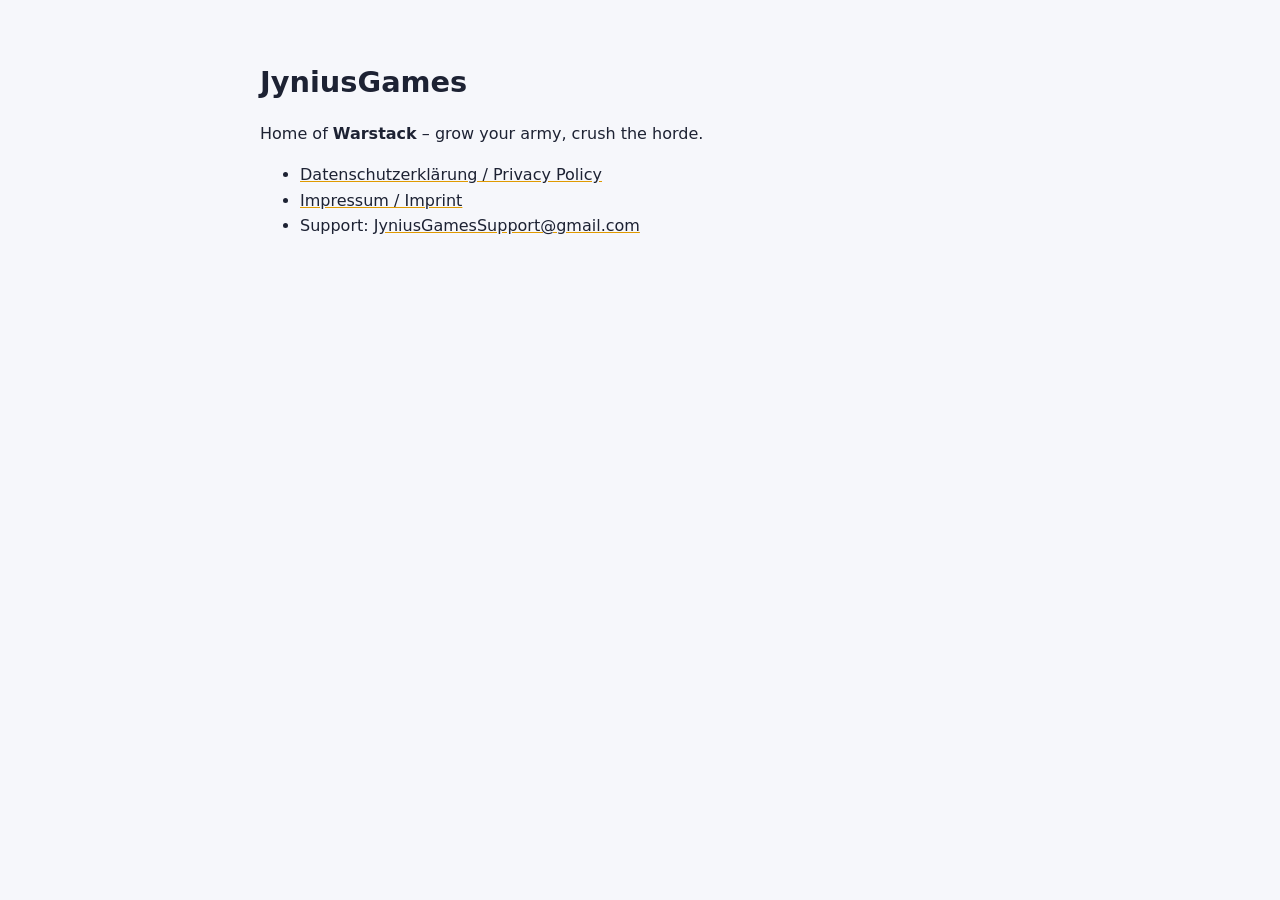
<file: index.html>
<!doctype html>
<html lang="en">
<head>
<meta charset="utf-8">
<meta name="viewport" content="width=device-width, initial-scale=1">
<title>JyniusGames</title>
<link rel="stylesheet" href="style.css">
</head>
<body>
<main>
<h1>JyniusGames</h1>
<p>Home of <strong>Warstack</strong> – grow your army, crush the horde.</p>
<ul>
  <li><a href="privacy.html">Datenschutzerklärung / Privacy Policy</a></li>
  <li><a href="imprint.html">Impressum / Imprint</a></li>
  <li>Support: <a href="mailto:JyniusGamesSupport@gmail.com">JyniusGamesSupport@gmail.com</a></li>
</ul>
</main>
</body>
</html>
</file>
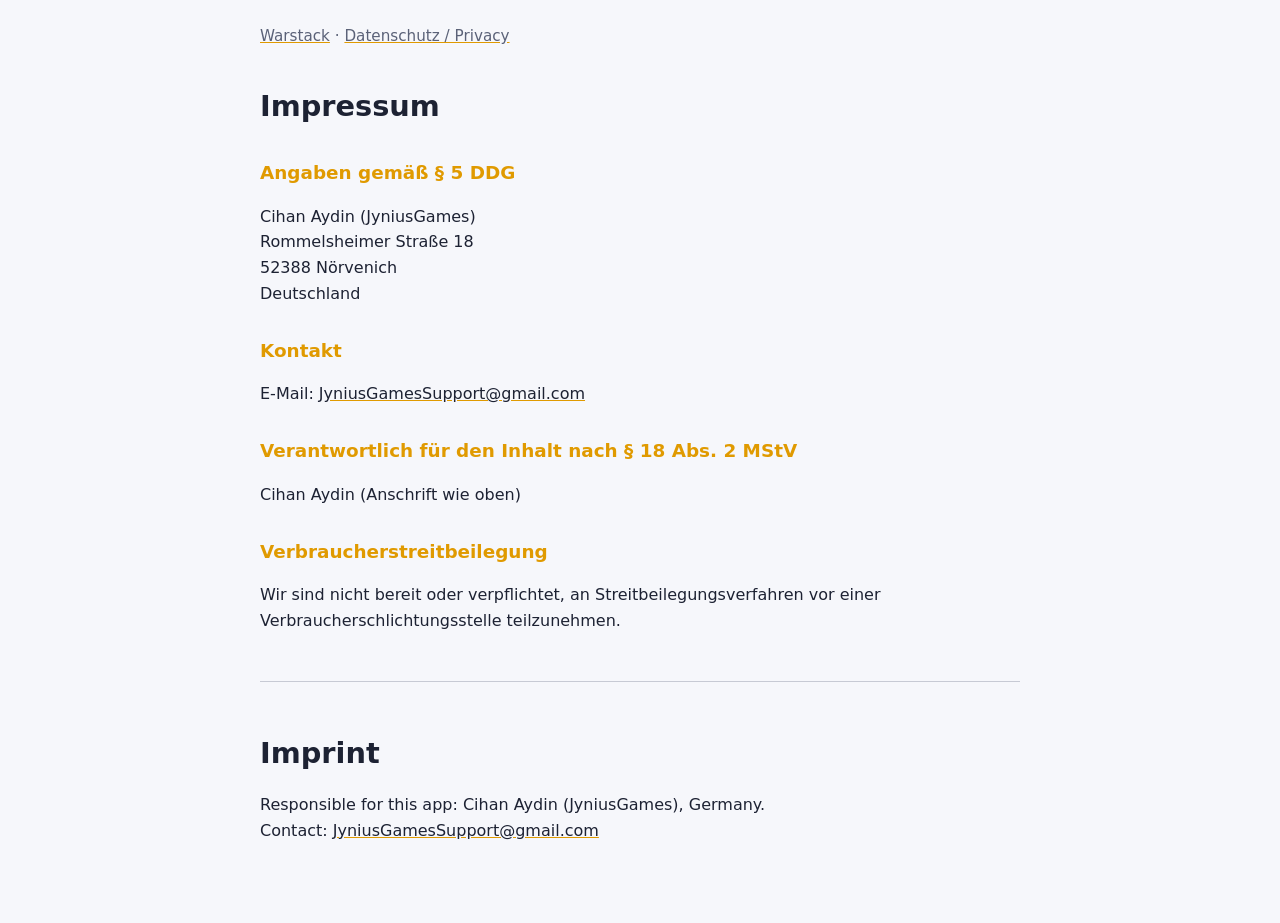
<file: imprint.html>
<!doctype html>
<html lang="de">
<head>
<meta charset="utf-8">
<meta name="viewport" content="width=device-width, initial-scale=1">
<title>Warstack – Impressum / Imprint</title>
<link rel="stylesheet" href="style.css">
</head>
<body>
<main>
<nav><a href="index.html">Warstack</a> · <a href="privacy.html">Datenschutz / Privacy</a></nav>

<h1>Impressum</h1>
<h2>Angaben gemäß § 5 DDG</h2>
<p>Cihan Aydin (JyniusGames)<br>
Rommelsheimer Straße 18<br>
52388 Nörvenich<br>
Deutschland
</p>

<h2>Kontakt</h2>
<p>E-Mail: <a href="mailto:JyniusGamesSupport@gmail.com">JyniusGamesSupport@gmail.com</a></p>
<!-- TODO: zweiten schnellen Kontaktweg ergänzen (Telefon oder Kontaktformular). -->

<h2>Verantwortlich für den Inhalt nach § 18 Abs. 2 MStV</h2>
<p>Cihan Aydin (Anschrift wie oben)</p>

<h2>Verbraucherstreitbeilegung</h2>
<p>Wir sind nicht bereit oder verpflichtet, an Streitbeilegungsverfahren vor einer Verbraucherschlichtungsstelle teilzunehmen.</p>

<hr>
<h1 lang="en">Imprint</h1>
<p lang="en">Responsible for this app: Cihan Aydin (JyniusGames), Germany.<br>
Contact: <a href="mailto:JyniusGamesSupport@gmail.com">JyniusGamesSupport@gmail.com</a></p>
</main>
</body>
</html>
</file>
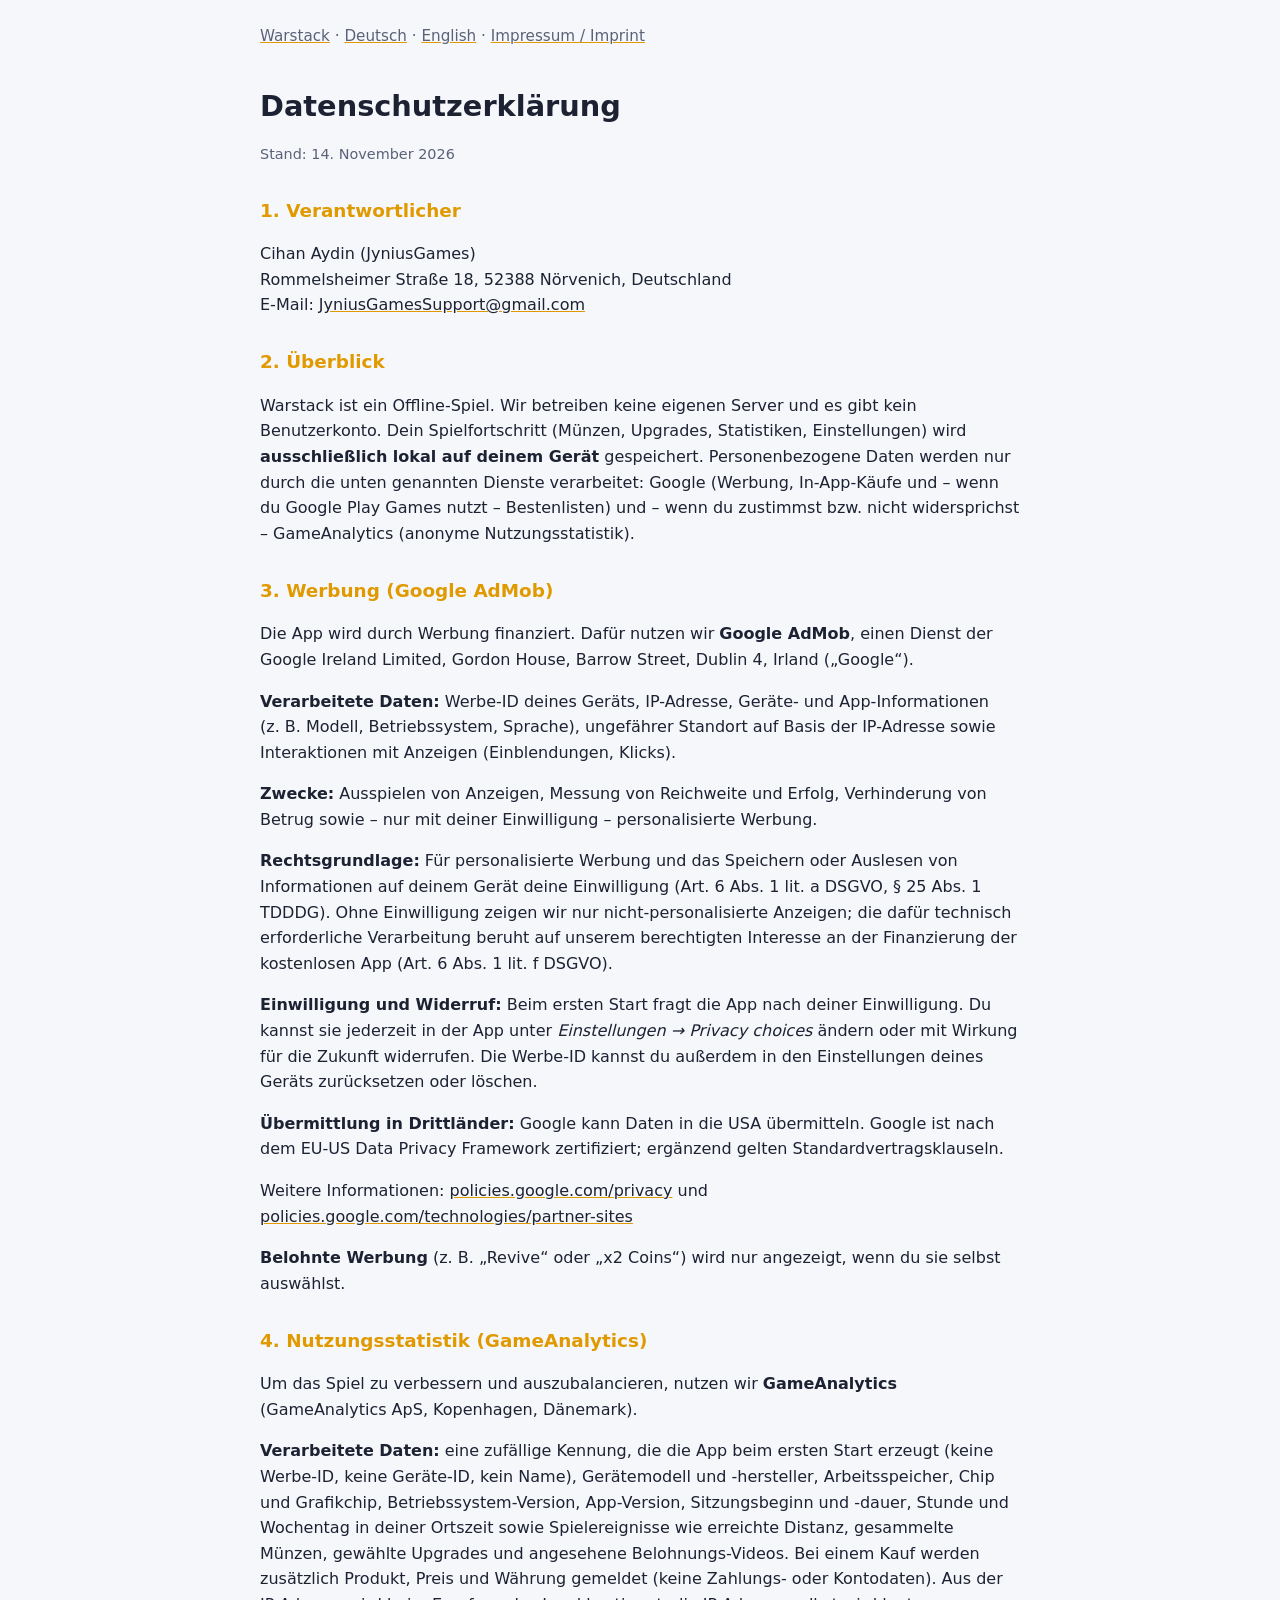
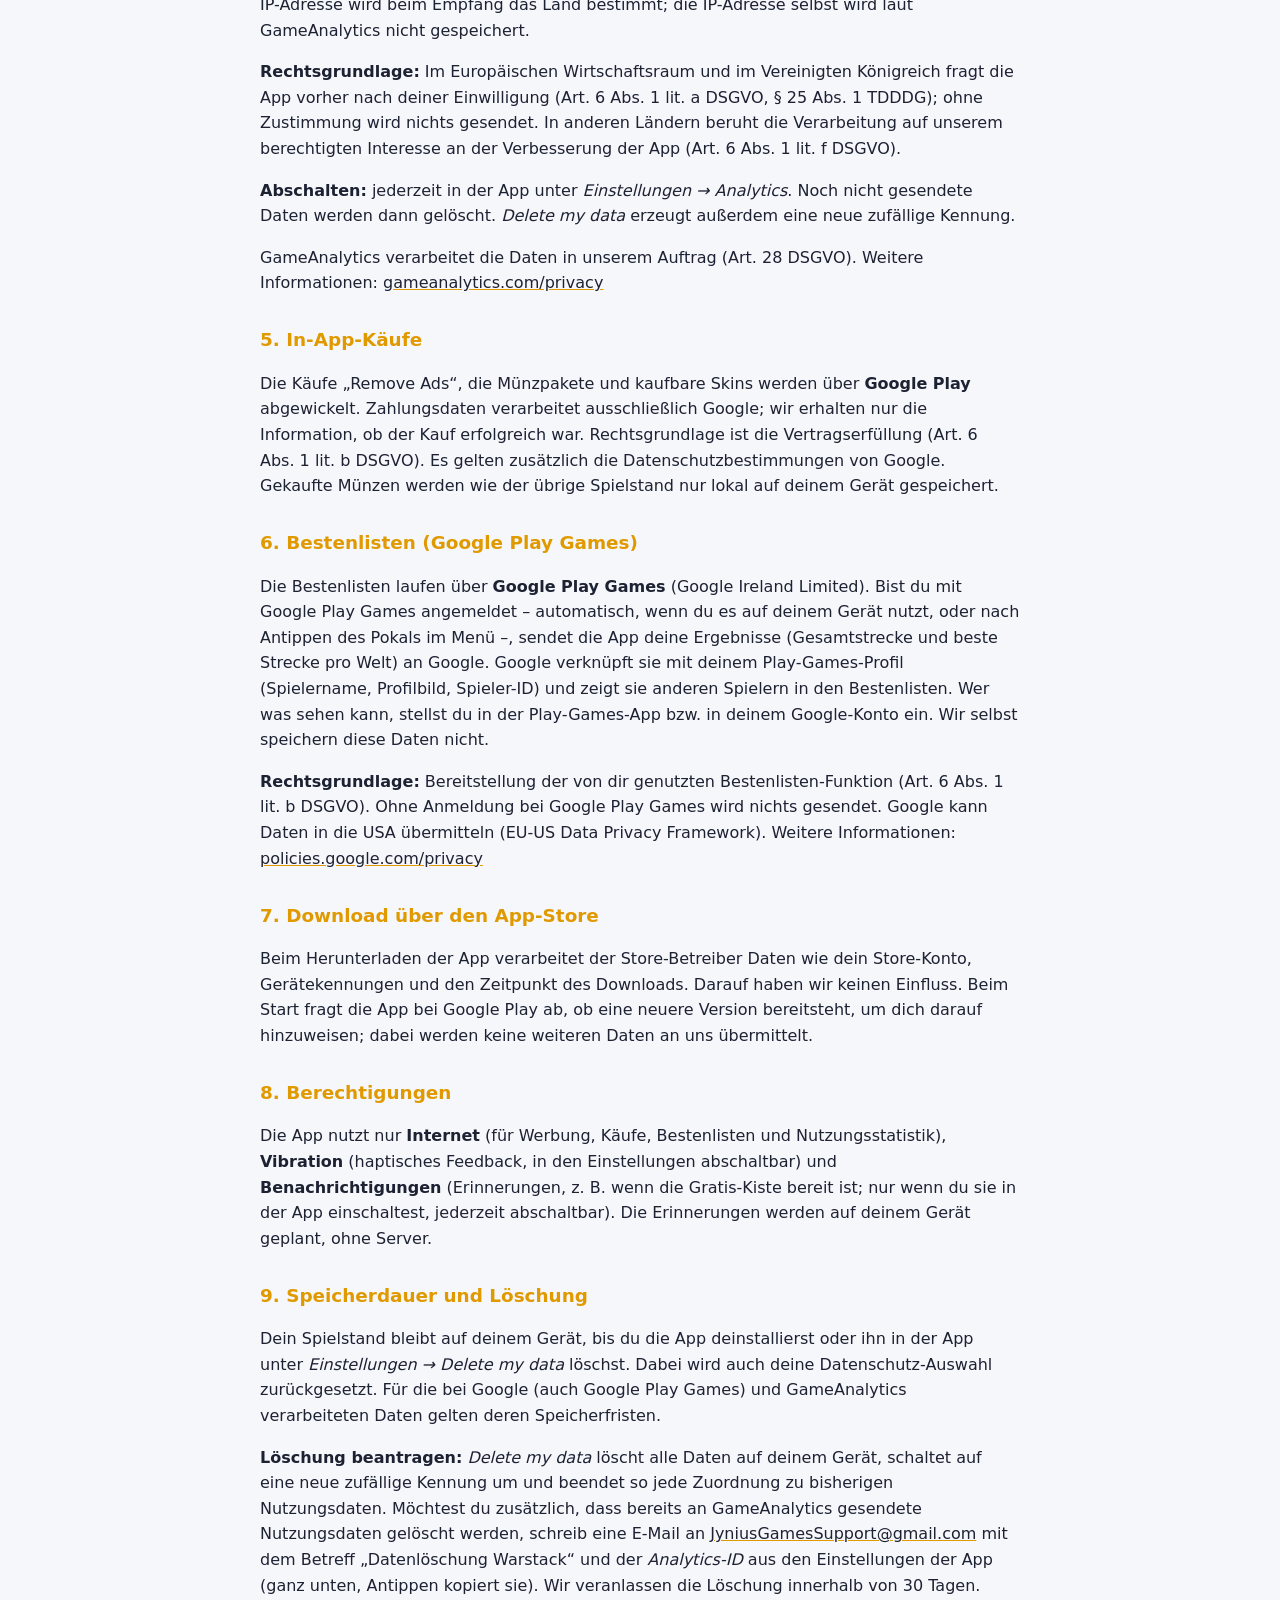
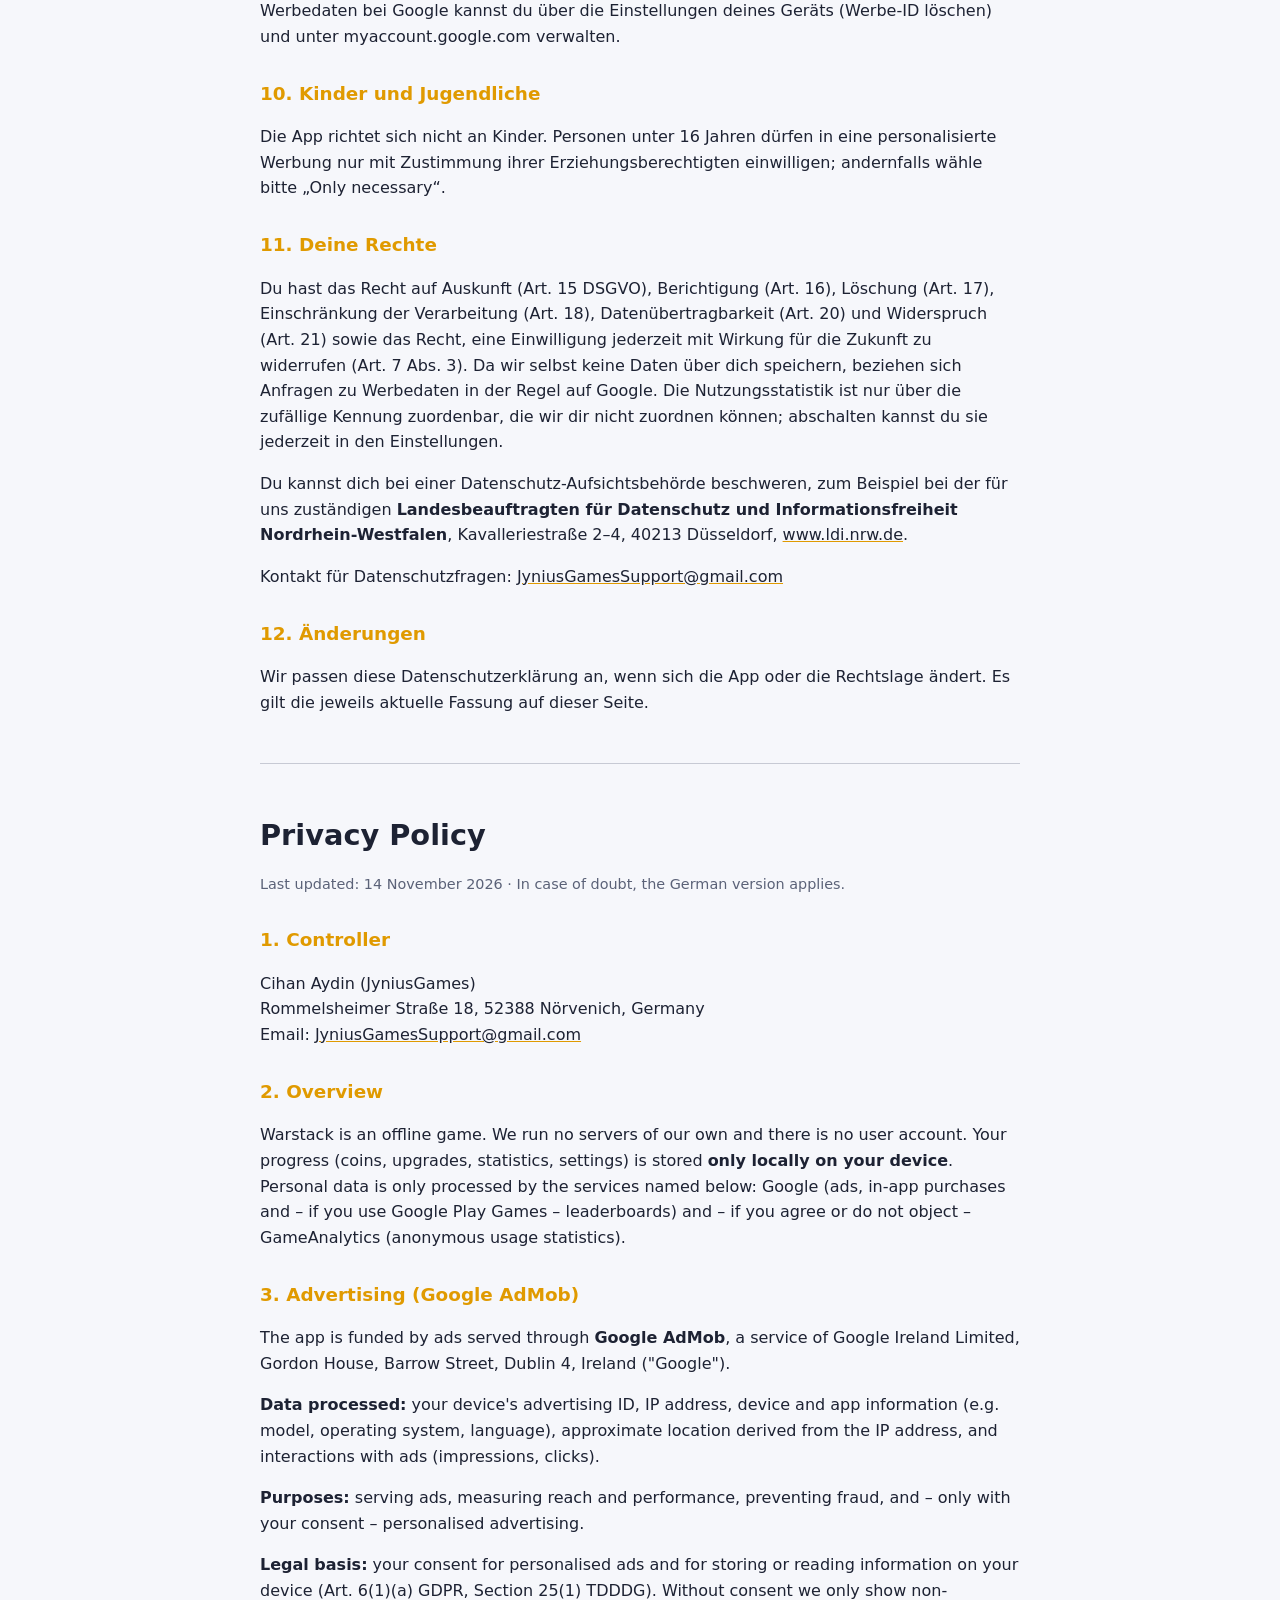
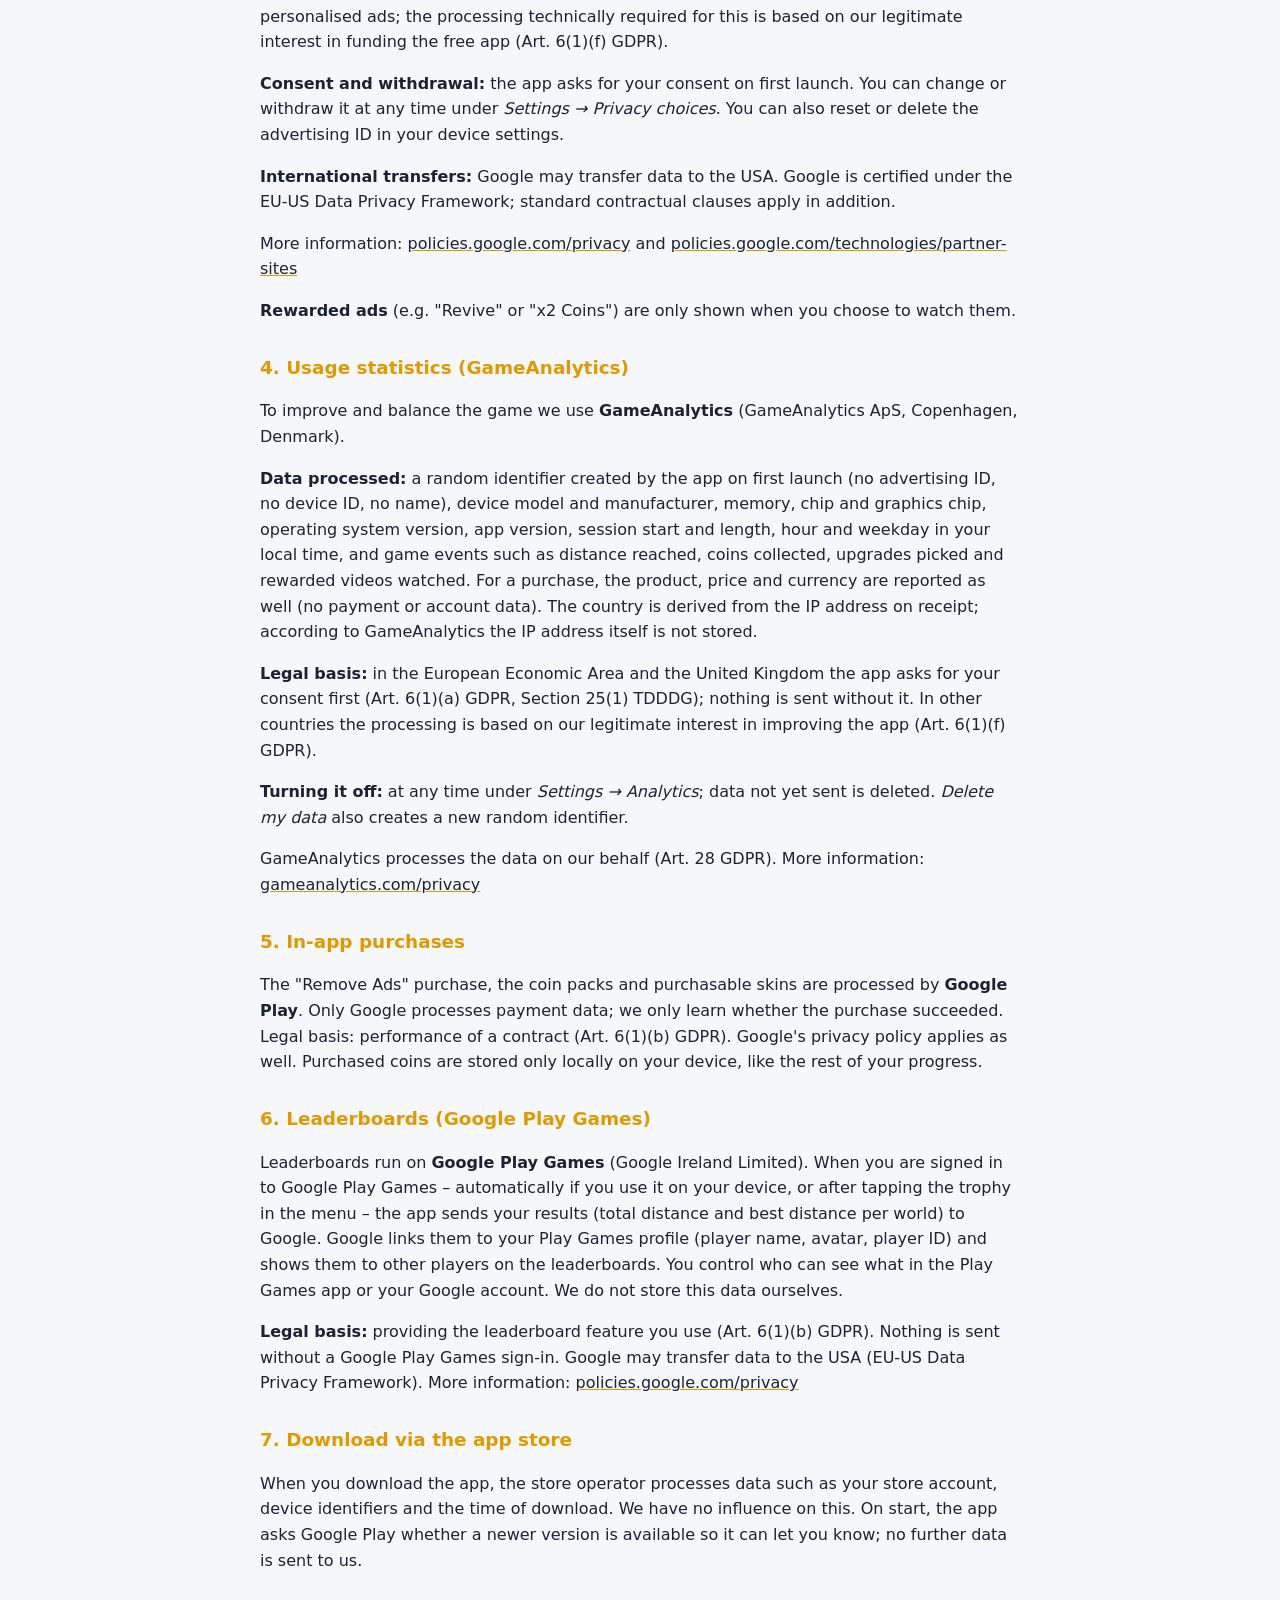
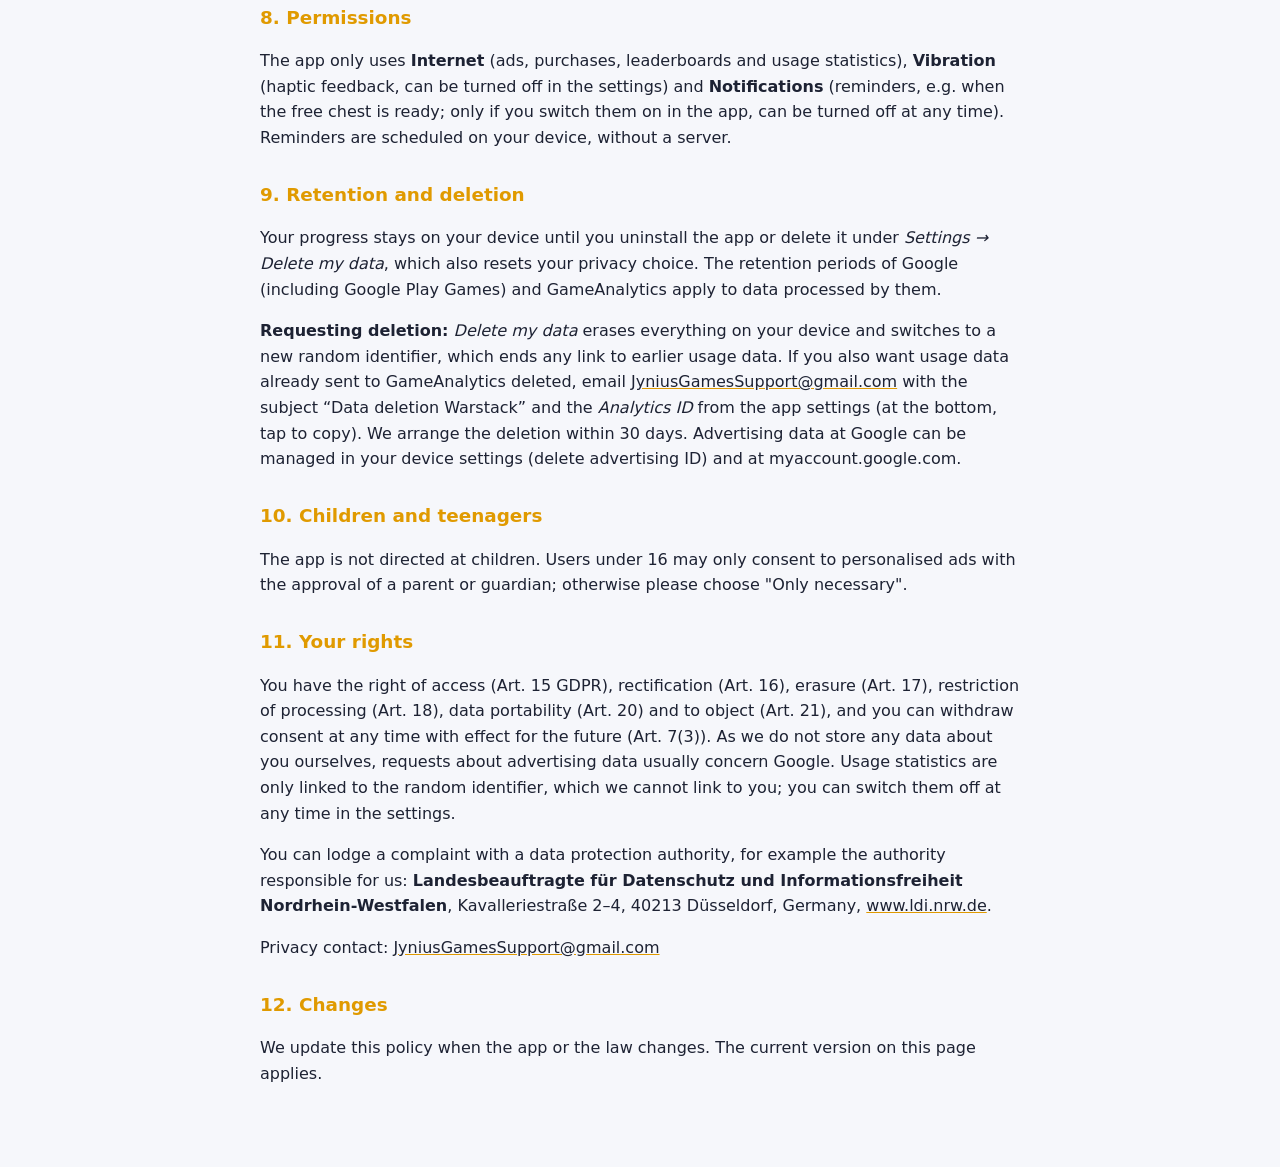
<file: privacy.html>
<!doctype html>
<html lang="de">
<head>
<meta charset="utf-8">
<meta name="viewport" content="width=device-width, initial-scale=1">
<title>Warstack – Datenschutzerklärung / Privacy Policy</title>
<link rel="stylesheet" href="style.css">
</head>
<body>
<main>
<nav><a href="index.html">Warstack</a> · <a href="#de">Deutsch</a> · <a href="#en">English</a> · <a href="imprint.html">Impressum / Imprint</a></nav>

<section id="de">
<h1>Datenschutzerklärung</h1>
<p class="meta">Stand: 14. November 2026</p>

<h2>1. Verantwortlicher</h2>
<p>Cihan Aydin (JyniusGames)<br>
Rommelsheimer Straße 18, 52388 Nörvenich, Deutschland<br>
E-Mail: <a href="mailto:JyniusGamesSupport@gmail.com">JyniusGamesSupport@gmail.com</a></p>

<h2>2. Überblick</h2>
<p>Warstack ist ein Offline-Spiel. Wir betreiben keine eigenen Server und es gibt kein Benutzerkonto.
Dein Spielfortschritt (Münzen, Upgrades, Statistiken, Einstellungen) wird <strong>ausschließlich lokal auf deinem Gerät</strong>
gespeichert. Personenbezogene Daten werden nur durch die unten genannten Dienste verarbeitet: Google (Werbung, In-App-Käufe und – wenn du
Google Play Games nutzt – Bestenlisten) und – wenn du zustimmst bzw. nicht widersprichst – GameAnalytics (anonyme Nutzungsstatistik).</p>

<h2>3. Werbung (Google AdMob)</h2>
<p>Die App wird durch Werbung finanziert. Dafür nutzen wir <strong>Google AdMob</strong>, einen Dienst der Google Ireland Limited,
Gordon House, Barrow Street, Dublin 4, Irland („Google“).</p>
<p><strong>Verarbeitete Daten:</strong> Werbe-ID deines Geräts, IP-Adresse, Geräte- und App-Informationen (z.&nbsp;B. Modell,
Betriebssystem, Sprache), ungefährer Standort auf Basis der IP-Adresse sowie Interaktionen mit Anzeigen (Einblendungen, Klicks).</p>
<p><strong>Zwecke:</strong> Ausspielen von Anzeigen, Messung von Reichweite und Erfolg, Verhinderung von Betrug sowie –
nur mit deiner Einwilligung – personalisierte Werbung.</p>
<p><strong>Rechtsgrundlage:</strong> Für personalisierte Werbung und das Speichern oder Auslesen von Informationen auf deinem Gerät
deine Einwilligung (Art.&nbsp;6 Abs.&nbsp;1 lit.&nbsp;a DSGVO, §&nbsp;25 Abs.&nbsp;1 TDDDG). Ohne Einwilligung zeigen wir nur
nicht-personalisierte Anzeigen; die dafür technisch erforderliche Verarbeitung beruht auf unserem berechtigten Interesse an der
Finanzierung der kostenlosen App (Art.&nbsp;6 Abs.&nbsp;1 lit.&nbsp;f DSGVO).</p>
<p><strong>Einwilligung und Widerruf:</strong> Beim ersten Start fragt die App nach deiner Einwilligung. Du kannst sie jederzeit in der
App unter <em>Einstellungen → Privacy choices</em> ändern oder mit Wirkung für die Zukunft widerrufen. Die Werbe-ID kannst du
außerdem in den Einstellungen deines Geräts zurücksetzen oder löschen.</p>
<p><strong>Übermittlung in Drittländer:</strong> Google kann Daten in die USA übermitteln. Google ist nach dem EU-US Data Privacy
Framework zertifiziert; ergänzend gelten Standardvertragsklauseln.</p>
<p>Weitere Informationen: <a href="https://policies.google.com/privacy">policies.google.com/privacy</a> und
<a href="https://policies.google.com/technologies/partner-sites">policies.google.com/technologies/partner-sites</a></p>
<p><strong>Belohnte Werbung</strong> (z.&nbsp;B. „Revive“ oder „x2 Coins“) wird nur angezeigt, wenn du sie selbst auswählst.</p>
<!-- MEDIATION: remove these comment markers in the release that ships the Meta/AppLovin adapters
     (addons/warstack_android/warstack_android.gd, MEDIATION). Delete the paragraph of a network that is not used.
<p><strong>Weitere Werbepartner:</strong> Über die Vermittlung von Google AdMob können Anzeigen auch von diesen Werbenetzwerken
stammen, die dafür dieselben oben genannten Daten verarbeiten, auf derselben Rechtsgrundlage und nur mit deiner Einwilligung
für personalisierte Werbung:</p>
<ul>
<li><strong>Meta Audience Network</strong>, Meta Platforms Ireland Limited, Merrion Road, Dublin 4, D04 X2K5, Irland –
<a href="https://www.facebook.com/privacy/policy">facebook.com/privacy/policy</a></li>
<li><strong>AppLovin</strong>, AppLovin Corporation, 1100 Page Mill Road, Palo Alto, CA 94304, USA –
<a href="https://www.applovin.com/privacy/">applovin.com/privacy</a></li>
</ul>
<p>Beide können Daten in die USA übermitteln; dies erfolgt auf Grundlage des EU-US Data Privacy Framework, soweit der Anbieter
zertifiziert ist, sonst auf Grundlage von Standardvertragsklauseln.</p>
-->

<h2>4. Nutzungsstatistik (GameAnalytics)</h2>
<p>Um das Spiel zu verbessern und auszubalancieren, nutzen wir <strong>GameAnalytics</strong> (GameAnalytics ApS, Kopenhagen, Dänemark).</p>
<p><strong>Verarbeitete Daten:</strong> eine zufällige Kennung, die die App beim ersten Start erzeugt (keine Werbe-ID, keine Geräte-ID,
kein Name), Gerätemodell und -hersteller, Arbeitsspeicher, Chip und Grafikchip, Betriebssystem-Version, App-Version, Sitzungsbeginn und -dauer, Stunde und Wochentag in deiner Ortszeit sowie Spielereignisse wie erreichte Distanz,
gesammelte Münzen, gewählte Upgrades und angesehene Belohnungs-Videos. Bei einem Kauf werden zusätzlich Produkt, Preis und
Währung gemeldet (keine Zahlungs- oder Kontodaten). Aus der IP-Adresse wird beim Empfang das Land bestimmt;
die IP-Adresse selbst wird laut GameAnalytics nicht gespeichert.</p>
<p><strong>Rechtsgrundlage:</strong> Im Europäischen Wirtschaftsraum und im Vereinigten Königreich fragt die App vorher nach deiner
Einwilligung (Art.&nbsp;6 Abs.&nbsp;1 lit.&nbsp;a DSGVO, §&nbsp;25 Abs.&nbsp;1 TDDDG); ohne Zustimmung wird nichts gesendet.
In anderen Ländern beruht die Verarbeitung auf unserem berechtigten Interesse an der Verbesserung der App (Art.&nbsp;6 Abs.&nbsp;1 lit.&nbsp;f DSGVO).</p>
<p><strong>Abschalten:</strong> jederzeit in der App unter <em>Einstellungen → Analytics</em>. Noch nicht gesendete Daten werden dann gelöscht.
<em>Delete my data</em> erzeugt außerdem eine neue zufällige Kennung.</p>
<p>GameAnalytics verarbeitet die Daten in unserem Auftrag (Art.&nbsp;28 DSGVO). Weitere Informationen:
<a href="https://gameanalytics.com/privacy">gameanalytics.com/privacy</a></p>

<h2>5. In-App-Käufe</h2>
<p>Die Käufe „Remove Ads“, die Münzpakete und kaufbare Skins werden über <strong>Google Play</strong> abgewickelt. Zahlungsdaten verarbeitet ausschließlich Google; wir erhalten
nur die Information, ob der Kauf erfolgreich war. Rechtsgrundlage ist die Vertragserfüllung (Art.&nbsp;6 Abs.&nbsp;1 lit.&nbsp;b DSGVO).
Es gelten zusätzlich die Datenschutzbestimmungen von Google.
Gekaufte Münzen werden wie der übrige Spielstand nur lokal auf deinem Gerät gespeichert.</p>

<h2>6. Bestenlisten (Google Play Games)</h2>
<p>Die Bestenlisten laufen über <strong>Google Play Games</strong> (Google Ireland Limited). Bist du mit Google Play Games
angemeldet – automatisch, wenn du es auf deinem Gerät nutzt, oder nach Antippen des Pokals im Menü –, sendet die App deine
Ergebnisse (Gesamtstrecke und beste Strecke pro Welt) an Google. Google verknüpft sie mit deinem Play-Games-Profil (Spielername,
Profilbild, Spieler-ID) und zeigt sie anderen Spielern in den Bestenlisten. Wer was sehen kann, stellst du in der Play-Games-App
bzw. in deinem Google-Konto ein. Wir selbst speichern diese Daten nicht.</p>
<p><strong>Rechtsgrundlage:</strong> Bereitstellung der von dir genutzten Bestenlisten-Funktion (Art.&nbsp;6 Abs.&nbsp;1 lit.&nbsp;b DSGVO).
Ohne Anmeldung bei Google Play Games wird nichts gesendet. Google kann Daten in die USA übermitteln (EU-US Data Privacy Framework).
Weitere Informationen: <a href="https://policies.google.com/privacy">policies.google.com/privacy</a></p>

<h2>7. Download über den App-Store</h2>
<p>Beim Herunterladen der App verarbeitet der Store-Betreiber Daten wie dein Store-Konto, Gerätekennungen und den Zeitpunkt
des Downloads. Darauf haben wir keinen Einfluss. Beim Start fragt die App bei Google Play ab, ob eine neuere Version
bereitsteht, um dich darauf hinzuweisen; dabei werden keine weiteren Daten an uns übermittelt.</p>

<h2>8. Berechtigungen</h2>
<p>Die App nutzt nur <strong>Internet</strong> (für Werbung, Käufe, Bestenlisten und Nutzungsstatistik), <strong>Vibration</strong> (haptisches Feedback, in den
Einstellungen abschaltbar) und <strong>Benachrichtigungen</strong> (Erinnerungen, z.&nbsp;B. wenn die Gratis-Kiste bereit ist; nur wenn du sie
in der App einschaltest, jederzeit abschaltbar). Die Erinnerungen werden auf deinem Gerät geplant, ohne Server.</p>

<h2>9. Speicherdauer und Löschung</h2>
<p>Dein Spielstand bleibt auf deinem Gerät, bis du die App deinstallierst oder ihn in der App unter
<em>Einstellungen → Delete my data</em> löschst. Dabei wird auch deine Datenschutz-Auswahl zurückgesetzt. Für die bei Google (auch Google Play Games) und GameAnalytics
verarbeiteten Daten gelten deren Speicherfristen.</p>
<p id="loeschung"><strong>Löschung beantragen:</strong> <em>Delete my data</em> löscht alle Daten auf deinem Gerät, schaltet auf eine
neue zufällige Kennung um und beendet so jede Zuordnung zu bisherigen Nutzungsdaten. Möchtest du zusätzlich, dass bereits an
GameAnalytics gesendete Nutzungsdaten gelöscht werden, schreib eine E-Mail an <a href="mailto:JyniusGamesSupport@gmail.com">JyniusGamesSupport@gmail.com</a>
mit dem Betreff „Datenlöschung Warstack“ und der <em>Analytics-ID</em> aus den Einstellungen der App (ganz unten, Antippen kopiert sie). Wir veranlassen die Löschung innerhalb von 30 Tagen. Werbedaten bei Google kannst du
über die Einstellungen deines Geräts (Werbe-ID löschen) und unter myaccount.google.com verwalten.</p>

<h2>10. Kinder und Jugendliche</h2>
<p>Die App richtet sich nicht an Kinder. Personen unter 16 Jahren dürfen in eine personalisierte Werbung nur mit Zustimmung
ihrer Erziehungsberechtigten einwilligen; andernfalls wähle bitte „Only necessary“.</p>

<h2>11. Deine Rechte</h2>
<p>Du hast das Recht auf Auskunft (Art.&nbsp;15 DSGVO), Berichtigung (Art.&nbsp;16), Löschung (Art.&nbsp;17), Einschränkung der
Verarbeitung (Art.&nbsp;18), Datenübertragbarkeit (Art.&nbsp;20) und Widerspruch (Art.&nbsp;21) sowie das Recht, eine Einwilligung
jederzeit mit Wirkung für die Zukunft zu widerrufen (Art.&nbsp;7 Abs.&nbsp;3). Da wir selbst keine Daten über dich speichern,
beziehen sich Anfragen zu Werbedaten in der Regel auf Google. Die Nutzungsstatistik ist nur über die zufällige Kennung zuordenbar,
die wir dir nicht zuordnen können; abschalten kannst du sie jederzeit in den Einstellungen.</p>
<p>Du kannst dich bei einer Datenschutz-Aufsichtsbehörde beschweren, zum Beispiel bei der für uns zuständigen
<strong>Landesbeauftragten für Datenschutz und Informationsfreiheit Nordrhein-Westfalen</strong>, Kavalleriestraße 2–4,
40213 Düsseldorf, <a href="https://www.ldi.nrw.de">www.ldi.nrw.de</a>.</p>
<p>Kontakt für Datenschutzfragen: <a href="mailto:JyniusGamesSupport@gmail.com">JyniusGamesSupport@gmail.com</a></p>

<h2>12. Änderungen</h2>
<p>Wir passen diese Datenschutzerklärung an, wenn sich die App oder die Rechtslage ändert. Es gilt die jeweils aktuelle Fassung auf dieser Seite.</p>
</section>

<hr>

<section id="en" lang="en">
<h1>Privacy Policy</h1>
<p class="meta">Last updated: 14 November 2026 · In case of doubt, the German version applies.</p>

<h2>1. Controller</h2>
<p>Cihan Aydin (JyniusGames)<br>
Rommelsheimer Straße 18, 52388 Nörvenich, Germany<br>
Email: <a href="mailto:JyniusGamesSupport@gmail.com">JyniusGamesSupport@gmail.com</a></p>

<h2>2. Overview</h2>
<p>Warstack is an offline game. We run no servers of our own and there is no user account. Your progress (coins, upgrades,
statistics, settings) is stored <strong>only locally on your device</strong>. Personal data is only processed by the services named
below: Google (ads, in-app purchases and – if you use Google Play Games – leaderboards) and – if you agree or do not object – GameAnalytics (anonymous usage statistics).</p>

<h2>3. Advertising (Google AdMob)</h2>
<p>The app is funded by ads served through <strong>Google AdMob</strong>, a service of Google Ireland Limited, Gordon House,
Barrow Street, Dublin 4, Ireland ("Google").</p>
<p><strong>Data processed:</strong> your device's advertising ID, IP address, device and app information (e.g. model, operating
system, language), approximate location derived from the IP address, and interactions with ads (impressions, clicks).</p>
<p><strong>Purposes:</strong> serving ads, measuring reach and performance, preventing fraud, and – only with your consent –
personalised advertising.</p>
<p><strong>Legal basis:</strong> your consent for personalised ads and for storing or reading information on your device
(Art. 6(1)(a) GDPR, Section 25(1) TDDDG). Without consent we only show non-personalised ads; the processing technically
required for this is based on our legitimate interest in funding the free app (Art. 6(1)(f) GDPR).</p>
<p><strong>Consent and withdrawal:</strong> the app asks for your consent on first launch. You can change or withdraw it at any time
under <em>Settings → Privacy choices</em>. You can also reset or delete the advertising ID in your device settings.</p>
<p><strong>International transfers:</strong> Google may transfer data to the USA. Google is certified under the EU-US Data Privacy
Framework; standard contractual clauses apply in addition.</p>
<p>More information: <a href="https://policies.google.com/privacy">policies.google.com/privacy</a> and
<a href="https://policies.google.com/technologies/partner-sites">policies.google.com/technologies/partner-sites</a></p>
<p><strong>Rewarded ads</strong> (e.g. "Revive" or "x2 Coins") are only shown when you choose to watch them.</p>
<!-- MEDIATION: see the German section above.
<p><strong>Other ad partners:</strong> through Google AdMob's mediation, ads may also come from these ad networks, which process the
same data listed above, on the same legal basis and only with your consent for personalised ads:</p>
<ul>
<li><strong>Meta Audience Network</strong>, Meta Platforms Ireland Limited, Merrion Road, Dublin 4, D04 X2K5, Ireland –
<a href="https://www.facebook.com/privacy/policy">facebook.com/privacy/policy</a></li>
<li><strong>AppLovin</strong>, AppLovin Corporation, 1100 Page Mill Road, Palo Alto, CA 94304, USA –
<a href="https://www.applovin.com/privacy/">applovin.com/privacy</a></li>
</ul>
<p>Both may transfer data to the USA, based on the EU-US Data Privacy Framework where the provider is certified, otherwise on
standard contractual clauses.</p>
-->

<h2>4. Usage statistics (GameAnalytics)</h2>
<p>To improve and balance the game we use <strong>GameAnalytics</strong> (GameAnalytics ApS, Copenhagen, Denmark).</p>
<p><strong>Data processed:</strong> a random identifier created by the app on first launch (no advertising ID, no device ID, no name),
device model and manufacturer, memory, chip and graphics chip, operating system version, app version, session start and length, hour and weekday in your local time, and game events such as distance reached, coins
collected, upgrades picked and rewarded videos watched. For a purchase, the product, price and currency are reported as well
(no payment or account data). The country is derived from the IP address on receipt; according to
GameAnalytics the IP address itself is not stored.</p>
<p><strong>Legal basis:</strong> in the European Economic Area and the United Kingdom the app asks for your consent first
(Art. 6(1)(a) GDPR, Section 25(1) TDDDG); nothing is sent without it. In other countries the processing is based on our legitimate
interest in improving the app (Art. 6(1)(f) GDPR).</p>
<p><strong>Turning it off:</strong> at any time under <em>Settings → Analytics</em>; data not yet sent is deleted. <em>Delete my data</em>
also creates a new random identifier.</p>
<p>GameAnalytics processes the data on our behalf (Art. 28 GDPR). More information:
<a href="https://gameanalytics.com/privacy">gameanalytics.com/privacy</a></p>

<h2>5. In-app purchases</h2>
<p>The "Remove Ads" purchase, the coin packs and purchasable skins are processed by <strong>Google Play</strong>. Only Google processes payment data; we only learn whether
the purchase succeeded. Legal basis: performance of a contract (Art. 6(1)(b) GDPR). Google's privacy policy applies as well.
Purchased coins are stored only locally on your device, like the rest of your progress.</p>

<h2>6. Leaderboards (Google Play Games)</h2>
<p>Leaderboards run on <strong>Google Play Games</strong> (Google Ireland Limited). When you are signed in to Google Play Games –
automatically if you use it on your device, or after tapping the trophy in the menu – the app sends your results (total distance
and best distance per world) to Google. Google links them to your Play Games profile (player name, avatar, player ID) and shows them
to other players on the leaderboards. You control who can see what in the Play Games app or your Google account. We do not store
this data ourselves.</p>
<p><strong>Legal basis:</strong> providing the leaderboard feature you use (Art. 6(1)(b) GDPR). Nothing is sent without a Google Play
Games sign-in. Google may transfer data to the USA (EU-US Data Privacy Framework). More information:
<a href="https://policies.google.com/privacy">policies.google.com/privacy</a></p>

<h2>7. Download via the app store</h2>
<p>When you download the app, the store operator processes data such as your store account, device identifiers and the time of
download. We have no influence on this. On start, the app asks Google Play whether a newer version is available so it can
let you know; no further data is sent to us.</p>

<h2>8. Permissions</h2>
<p>The app only uses <strong>Internet</strong> (ads, purchases, leaderboards and usage statistics), <strong>Vibration</strong> (haptic feedback, can be turned off
in the settings) and <strong>Notifications</strong> (reminders, e.g. when the free chest is ready; only if you switch them on in the app, can be
turned off at any time). Reminders are scheduled on your device, without a server.</p>

<h2>9. Retention and deletion</h2>
<p>Your progress stays on your device until you uninstall the app or delete it under <em>Settings → Delete my data</em>, which also
resets your privacy choice. The retention periods of Google (including Google Play Games) and GameAnalytics apply to data processed by them.</p>
<p id="deletion"><strong>Requesting deletion:</strong> <em>Delete my data</em> erases everything on your device and switches to a new
random identifier, which ends any link to earlier usage data. If you also want usage data already sent to GameAnalytics deleted,
email <a href="mailto:JyniusGamesSupport@gmail.com">JyniusGamesSupport@gmail.com</a> with the subject “Data deletion Warstack” and the <em>Analytics ID</em>
from the app settings (at the bottom, tap to copy). We arrange the deletion within 30 days. Advertising data at Google can be managed in your device settings (delete advertising ID)
and at myaccount.google.com.</p>

<h2>10. Children and teenagers</h2>
<p>The app is not directed at children. Users under 16 may only consent to personalised ads with the approval of a parent or
guardian; otherwise please choose "Only necessary".</p>

<h2>11. Your rights</h2>
<p>You have the right of access (Art. 15 GDPR), rectification (Art. 16), erasure (Art. 17), restriction of processing (Art. 18),
data portability (Art. 20) and to object (Art. 21), and you can withdraw consent at any time with effect for the future
(Art. 7(3)). As we do not store any data about you ourselves, requests about advertising data usually concern Google. Usage statistics are
only linked to the random identifier, which we cannot link to you; you can switch them off at any time in the settings.</p>
<p>You can lodge a complaint with a data protection authority, for example the authority responsible for us:
<strong>Landesbeauftragte für Datenschutz und Informationsfreiheit Nordrhein-Westfalen</strong>, Kavalleriestraße 2–4,
40213 Düsseldorf, Germany, <a href="https://www.ldi.nrw.de">www.ldi.nrw.de</a>.</p>
<p>Privacy contact: <a href="mailto:JyniusGamesSupport@gmail.com">JyniusGamesSupport@gmail.com</a></p>

<h2>12. Changes</h2>
<p>We update this policy when the app or the law changes. The current version on this page applies.</p>
</section>
</main>
</body>
</html>
</file>
<file: style.css>
:root { color-scheme: light dark; --bg: #f6f7fb; --fg: #1d2233; --dim: #5b6278; --accent: #e09a00; }
@media (prefers-color-scheme: dark) { :root { --bg: #121625; --fg: #e8ebf4; --dim: #a3abc2; --accent: #ffb81a; } }
body { margin: 0; background: var(--bg); color: var(--fg); font: 16px/1.6 system-ui, -apple-system, "Segoe UI", Roboto, sans-serif; }
main { max-width: 760px; margin: 0 auto; padding: 24px 16px 64px; }
h1 { font-size: 1.8rem; margin: 1.2em 0 0.3em; }
h2 { font-size: 1.15rem; margin: 1.6em 0 0.3em; color: var(--accent); }
a { color: inherit; text-decoration-color: var(--accent); }
nav { color: var(--dim); font-size: 0.95rem; }
.meta { color: var(--dim); font-size: 0.9rem; }
hr { border: 0; border-top: 1px solid var(--dim); opacity: 0.3; margin: 48px 0; }
</file>
